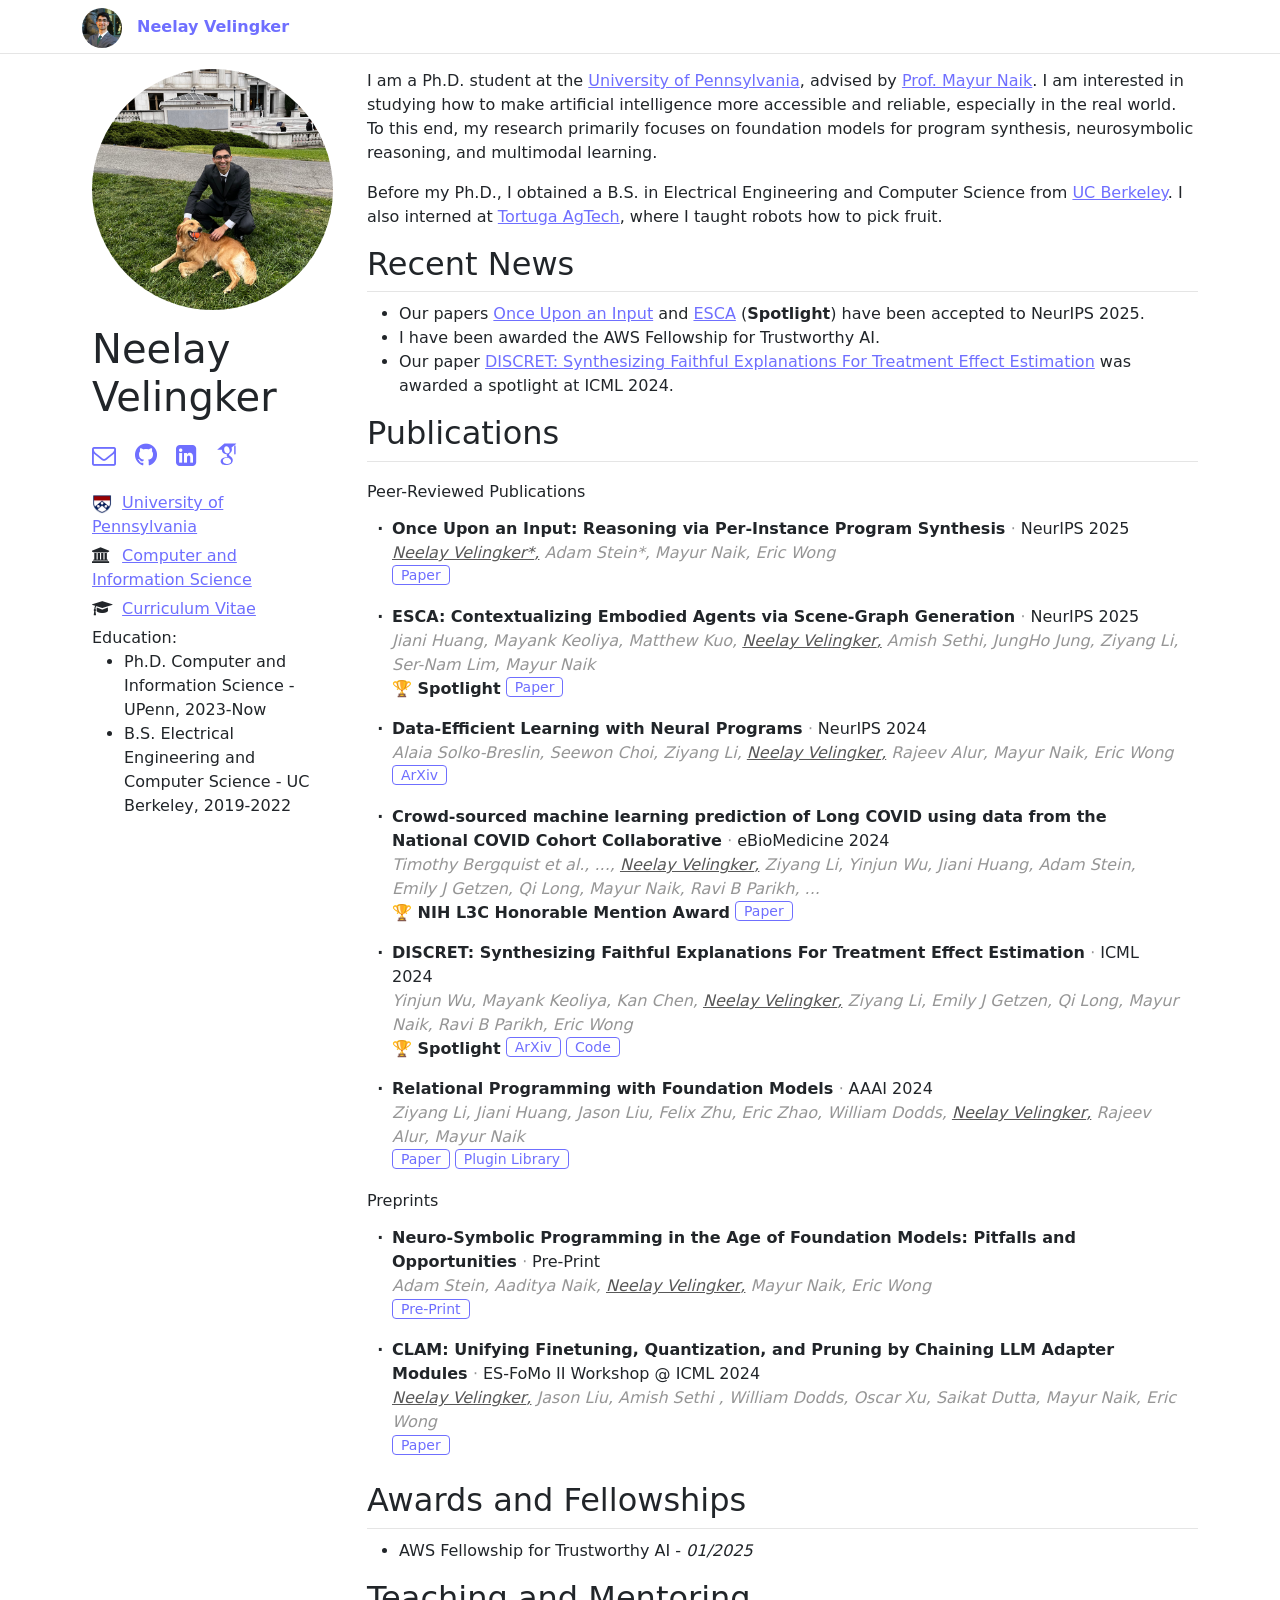
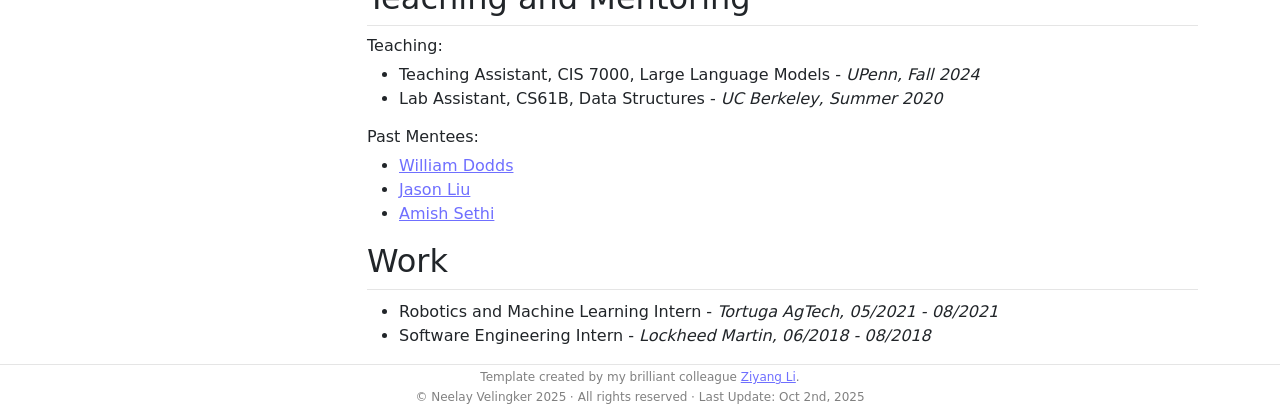
<file: index.html>
<!DOCTYPE html>
<html>
  <head>
    <meta charset="utf-8" />
    <meta name="viewport" content="width=device-width, initial-scale=1">
    <link rel="stylesheet" href="css/basics.css" />
    <link rel="stylesheet" href="css/vendor/bootstrap/bootstrap.min.css" />
    <link rel="stylesheet" href="css/vendor/font-awesome/font-awesome.min.css" />
    <title>Neelay Velingker - University of Pennsylvania</title>
  </head>
  <body>
    <nav class="nav">
      <div class="nav-inner container-sm">
        <ul class="nav-ul">
          <li>
            <a href="#">
              <img class="nav-img" src="img/me.png" />
              <strong style="margin-left: 10px">Neelay Velingker</strong>
            </a>
          </li>
        </ul>
      </div>
    </nav>
    <main class="container-sm main-container">
      <div class="row">
        <div class="sidebar col-md-3 col-12">
          <div>
            <div class="sidebar-me col-md-12 col-8" style="background-image: url(img/me-large.png); margin: 0 auto;"></div>
          </div>
          <div>
            <h1>Neelay Velingker</h1>
            <div class="flex" style="margin: 20px 0;">
              <a class="sidebar-icon" href="mailto:neelay@seas.upenn.edu" target="_blank" data-bs-toggle="tooltip" data-bs-title="Email">
                <i class="fa fa-envelope-o" aria-hidden="true" style="font-size: 24px"></i>
              </a>
              <a class="sidebar-icon" href="https://github.com/nvelingker" target="_blank" data-bs-toggle="tooltip" data-bs-title="Github">
                <i class="fa fa-github" aria-hidden="true" style="font-size: 26px"></i>
              </a>
              <!-- <a class="sidebar-icon" href="https://liby.cubes.studio/index.html" target="_blank" data-bs-toggle="tooltip" data-bs-title="Personal Website">
                <i class="fa fa-user" aria-hidden="true" style="font-size: 24px"></i>
              </a> -->
              <a class="sidebar-icon" href="https://www.linkedin.com/in/nvelingker/" target="_blank" data-bs-toggle="tooltip" data-bs-title="LinkedIn">
                <i class="fa fa-linkedin-square" aria-hidden="true" style="font-size: 24px"></i>
              </a>
              <a class="sidebar-icon" href="https://scholar.google.com/citations?user=EKP_ty0AAAAJ&hl=en" target="_blank" data-bs-toggle="tooltip" data-bs-title="Google Scholar">
                <!-- <img src="img/vendor/google-scholar.svg" width="28px" height="28px" /> -->
                <svg width="28" height="28" viewBox="0 0 500 500" style="margin-top: -5px">
                  <g inkscape:groupmode="layer" id="layer6" inkscape:label="icon">
                    <path fill="currentColor" style="stroke-width:0.0647871" d="M 343.75868,106.66243 V 79.430205 L 363.52365,63.999997 H 149.63354 L 20.476345,176.2736 h 85.656075 c -0.15534,2.12494 -0.21914,4.04644 -0.21914,6.22563 0,20.84472 7.2192,38.08662 21.67203,51.86089 14.45284,13.79702 32.25124,20.64784 53.32651,20.64784 4.92319,0 9.75059,-0.36794 14.43842,-1.02419 -2.90722,6.50082 -4.37457,12.52302 -4.37457,18.14228 0,9.87526 4.49924,20.4304 13.46715,31.6418 -39.23377,2.6705 -68.06112,9.73264 -86.43702,21.16322 -10.53108,6.49907 -19.000207,14.70396 -25.390349,24.5311 -6.390569,9.89933 -9.577754,20.51525 -9.577754,31.9616 0,9.64822 2.062375,18.33611 6.21907,26.06233 4.156694,7.7263 9.577757,14.07047 16.312223,18.98408 6.71825,4.96781 14.46899,9.10088 23.219,12.46874 8.73429,3.34378 17.40643,5.71858 26.06106,7.06258 8.62707,1.34222 17.20471,1.9985 25.70579,1.9985 13.46887,0 26.95353,-1.73428 40.54711,-5.18707 13.56165,-3.48461 26.28022,-8.64143 38.17105,-15.4927 11.85935,-6.80488 21.51545,-16.0865 28.9219,-27.7183 7.39024,-11.67998 11.09457,-24.80499 11.09457,-39.33613 0,-11.01584 -2.24964,-21.03852 -6.7502,-30.14073 -4.46864,-9.07202 -9.93785,-16.54102 -16.45271,-22.34403 -6.5008,-5.81263 -12.99987,-11.15539 -19.51512,-15.9679 -6.50083,-4.84488 -12.00021,-9.75058 -16.46884,-14.8129 -4.4848,-5.04657 -6.73444,-10.05419 -6.73444,-14.98395 0,-4.92145 1.73422,-9.67183 5.21588,-14.26559 3.45451,-4.6095 7.67376,-9.04795 12.60967,-13.30571 4.93756,-4.24944 9.87523,-8.96788 14.79665,-14.13302 4.92147,-5.14719 9.14072,-11.82739 12.60971,-20.00822 3.48467,-8.17907 5.20318,-17.44489 5.20318,-27.75679 0,-13.4527 -2.54714,-24.46065 -7.54735,-33.31348 -0.59369,-1.02243 -1.21757,-1.80338 -1.87511,-3.02225 l 56.90745,-46.672136 v 17.118526 c -7.39373,0.92969 -6.62422,5.34582 -6.62422,10.6352 v 128.66719 c 0,5.95832 4.8751,10.83382 10.83386,10.83382 h 3.98869 c 5.95835,0 10.83386,-4.87506 10.83386,-10.83382 V 117.29282 c 0,-5.27669 0.77741,-9.68801 -6.56167,-10.63039 z M 236.39865,329.14114 c 1.14099,0.7503 3.7039,2.78075 7.7184,6.03838 4.0495,3.24319 6.797,5.69582 8.26567,7.41432 1.43851,1.66381 3.5792,4.16501 6.37617,7.54734 2.81268,3.3744 4.7184,6.30394 5.71853,8.73425 1.00016,2.4767 2.01603,5.46089 3.04636,8.94556 0.98567,3.44488 1.48486,6.97595 1.48486,10.56169 0,17.04813 -6.56338,29.68007 -19.65604,37.85915 -13.125,8.18083 -28.76651,12.27368 -46.93767,12.27368 -9.18709,0 -18.2031,-1.09289 -27.06247,-3.1951 -8.84322,-2.11665 -17.31192,-5.3362 -25.39035,-9.60185 -8.07846,-4.25771 -14.57754,-10.20337 -19.50072,-17.79659 -4.93764,-7.64012 -7.40645,-16.41464 -7.40645,-26.24962 0,-10.32022 2.79692,-19.28987 8.42233,-26.90588 5.59343,-7.62564 12.93774,-13.3919 22.03208,-17.3154 9.0624,-3.94582 18.24946,-6.74232 27.56166,-8.39827 9.31221,-1.7023 18.79679,-2.555 28.43842,-2.555 4.46862,0 7.93582,0.25115 10.40465,0.69607 0.45456,0.21918 3.03188,2.07025 7.73456,5.56326 4.70401,3.46237 7.62565,5.59519 8.75047,6.38401 z m -3.35823,-100.5779 c -7.40648,8.85938 -17.73454,13.2882 -30.95363,13.2882 -11.85933,0 -22.29766,-4.76482 -31.26554,-14.31195 -8.99984,-9.52309 -15.42235,-20.32803 -19.34408,-32.43061 -3.93752,-12.10871 -5.90585,-23.98423 -5.90585,-35.648 0,-13.6942 3.59542,-25.35184 10.7809,-34.97598 7.18727,-9.64952 17.49915,-14.48477 30.93786,-14.48477 11.87507,0 22.37423,5.03825 31.43704,15.15677 9.09434,10.08482 15.60961,21.41303 19.5169,33.96799 3.92176,12.5392 5.87345,24.52979 5.87345,35.98399 0,13.44658 -3.70256,24.60984 -11.07663,33.45436 z" id="path2" />
                  </g>
                </svg>
              </a>
            </div>
            <div class="sidebar-item">
              <span class="icon">
                <img src="img/penn.png" height="20px" width="20px" />
              </span>
              <a target="_blank" href="https://www.upenn.edu">University of Pennsylvania</a>
            </div>
            <div class="sidebar-item">
              <i class="fa fa-university icon"></i> <a href="https://www.cis.upenn.edu" target="_blank">Computer and Information Science</a>
            </div>
            <div class="sidebar-item">
              <i class="fa fa-graduation-cap icon"></i> <a href="res/cv/Neelay_Velingker_CV_Oct25.pdf" target="_blank">Curriculum Vitae</a>
            </div>
            <div class="sidebar-item">
              Education:
              <ul>
                <li>Ph.D. Computer and Information Science - UPenn, 2023-Now</li>
                <li>B.S. Electrical Engineering and Computer Science - UC Berkeley, 2019-2022</li>
              </ul>
            </div>
          </div>
        </div>
        <div class="main col-sm-9 col-12">
          <div id="bio" class="section">
            <!-- <div class="section-header">
              <h2>Research</h2>
            </div> -->
            <p>
              I am a Ph.D. student at the <a target="_blank" href="https://upenn.edu">University of Pennsylvania</a>, advised by <a target="_blank" href="https://www.cis.upenn.edu/~mhnaik/">Prof. Mayur Naik</a>.
              I am interested in studying how to make artificial intelligence more accessible and reliable, especially in the real world.
              To this end, my research primarily focuses on foundation models for program synthesis, neurosymbolic reasoning, and multimodal learning.

              <!-- He is awarded the <a target="_blank" href="https://blog.seas.upenn.edu/amazon-provides-gift-to-10-penn-engineering-phd-students-for-work-on-trustworthy-ai/">AWS Fellowship</a> for conducting research on trustworthy AI. -->
            </p>
            <p>
              Before my Ph.D., I obtained a B.S. in Electrical Engineering and Computer Science from <a target="_blank" href="https://www.berkeley.edu/">UC Berkeley</a>. I also interned at <a target="_blank" href="https://www.tortugaagtech.com/">Tortuga AgTech</a>, where I taught robots how to pick fruit.
            </p>
          </div>
          <div id="news" class="section">
            <div class="section-header">
              <h2>Recent News</h2>
            </div>
            <ul>
              <li class="news-item">
                Our papers <a href="#publication-once-upon-input">Once Upon an Input</a> and <a href="#publication-esca">ESCA</a> (<strong>Spotlight</strong>) have been accepted to NeurIPS 2025.
              </li>
              <li class="news-item">
                I have been awarded the AWS Fellowship for Trustworthy AI.
              </li>
              <li class="news-item">
                Our paper <a href="#publication-discret">DISCRET: Synthesizing Faithful Explanations For Treatment Effect Estimation</a> was awarded a spotlight at ICML 2024.
              </li>
            </ul>
          </div>
          <div id="publications" class="section">
            <div class="section-header">
              <h2>Publications</h2>
            </div>
            <div class="publication-section">
              <h6>Peer-Reviewed Publications</h6>
              <ul class="publications list-group">
                <li id="publication-once-upon-input" class="publication list-group-item list-group-item-action">
                  <div class="header">
                    <strong class="title">Once Upon an Input: Reasoning via Per-Instance Program Synthesis</strong>
                    <span class="conference">NeurIPS 2025</span>
                  </div>
                  <div class="authors">
                    <span class="me">Neelay Velingker*</span>
                    <span>Adam Stein*</span>
                    <span>Mayur Naik</span>
                    <span>Eric Wong</span>
                  </div>
                  <div>
                    <a class="btn btn-sm btn-tiny btn-outline-primary" target="_blank" href="res/papers/pips_neurips25.pdf">Paper</a>
                  </div>
                </li>
                <li id="publication-esca" class="publication list-group-item list-group-item-action">
                  <div class="header">
                    <strong class="title">ESCA: Contextualizing Embodied Agents via Scene-Graph Generation</strong>
                    <span class="conference">NeurIPS 2025</span>
                  </div>
                  <div class="authors">
                    <span>Jiani Huang</span>
                    <span>Mayank Keoliya</span>
                    <span>Matthew Kuo</span>
                    <span class="me">Neelay Velingker</span>
                    <span>Amish Sethi</span>
                    <span>JungHo Jung</span>
                    <span>Ziyang Li</span>
                    <span>Ser-Nam Lim</span>
                    <span>Mayur Naik</span>
                  </div>
                  <div>
                    <strong>🏆 Spotlight</strong>
                    <a class="btn btn-sm btn-tiny btn-outline-primary" target="_blank" href="res/papers/ESCA_neurips25.pdf">Paper</a>
                  </div>
                </li>
                <li class="publication list-group-item list-group-item-action">
                  <div class="header">
                    <strong class="title">Data-Efficient Learning with Neural Programs</strong>
                    <span class="conference">NeurIPS 2024</span>
                  </div>
                  <div class="authors">
                    <span>Alaia Solko-Breslin</span>
                    <span>Seewon Choi</span>
                    <span>Ziyang Li</span>
                    <span class="me">Neelay Velingker</span>
                    <span>Rajeev Alur</span>
                    <span>Mayur Naik</span>
                    <span>Eric Wong</span>
                  </div>
                  <div>
                    <a class="btn btn-sm btn-tiny btn-outline-primary" target="_blank" href="https://arxiv.org/abs/2406.06246">ArXiv</a>
                  </div>
                </li>
                <li class="publication list-group-item list-group-item-action">
                  <div class="header">
                    <strong class="title">Crowd-sourced machine learning prediction of Long COVID using data from the National COVID Cohort Collaborative</strong>
                    <span class="conference">eBioMedicine 2024</span>
                  </div>
                  <div class="authors">
                    <span>Timothy Bergquist et al.</span>
                    <span>...</span>
                    <span class="me">Neelay Velingker</span>
                    <span>Ziyang Li</span>
                    <span>Yinjun Wu</span>
                    <span>Jiani Huang</span>
                    <span>Adam Stein</span>
                    <span>Emily J Getzen</span>
                    <span>Qi Long</span>
                    <span>Mayur Naik</span>
                    <span>Ravi B Parikh</span>
                    <span>...</span>
                  </div>
                  <div>
                    <strong>🏆 NIH L3C Honorable Mention Award</strong>
                    <a class="btn btn-sm btn-tiny btn-outline-primary" target="_blank" href="https://www.cis.upenn.edu/~mhnaik/papers/ebiomedicine24.pdf">Paper</a>
                  </div>
                </li>
                <li id="publication-discret" class="publication list-group-item list-group-item-action">
                  <div class="header">
                    <strong class="title">DISCRET: Synthesizing Faithful Explanations For Treatment Effect Estimation</strong>
                    <span class="conference">ICML 2024</span>
                  </div>
                  <div class="authors">
                    <span>Yinjun Wu</span>
                    <span>Mayank Keoliya</span>
                    <span>Kan Chen</span>
                    <span class="me">Neelay Velingker</span>
                    <span>Ziyang Li</span>
                    <span>Emily J Getzen</span>
                    <span>Qi Long</span>
                    <span>Mayur Naik</span>
                    <span>Ravi B Parikh</span>
                    <span>Eric Wong</span>
                  </div>
                  <div>
                    <strong>🏆 Spotlight</strong>
                    <a class="btn btn-sm btn-tiny btn-outline-primary" target="_blank" href="https://arxiv.org/abs/2406.00611">ArXiv</a>
                    <a class="btn btn-sm btn-tiny btn-outline-primary" target="_blank" href="https://github.com/wuyinjun-1993/DISCRET-ICML2024">Code</a>
                  </div>
                </li>
                <li class="publication list-group-item list-group-item-action">
                  <div class="header">
                    <strong class="title">Relational Programming with Foundation Models</strong>
                    <span class="conference">AAAI 2024</span>
                  </div>
                  <div class="authors">
                    <span>Ziyang Li</span>
                    <span>Jiani Huang</span>
                    <span>Jason Liu</span>
                    <span>Felix Zhu</span>
                    <span>Eric Zhao</span>
                    <span>William Dodds</span>
                    <span class="me">Neelay Velingker</span>
                    <span>Rajeev Alur</span>
                    <span>Mayur Naik</span>
                  </div>
                  <div>
                    <a class="btn btn-sm btn-tiny btn-outline-primary" target="_blank" href="https://arxiv.org/pdf/2412.14515">Paper</a>
                    <a class="btn btn-sm btn-tiny btn-outline-primary" target="_blank" href="https://github.com/scallop-lang/scallop/tree/master/etc/scallopy-plugins">Plugin Library</a>
                  </div>
                </li>
              </ul>
            </div>
            <div class="publication-section">
              <h6>Preprints</h6>
              <ul class="publications list-group">
                <li class="publication list-group-item list-group-item-action">
                  <div class="header">
                    <strong class="title">Neuro-Symbolic Programming in the Age of Foundation Models: Pitfalls and Opportunities</strong>
                    <span class="conference">Pre-Print</span>
                  </div>
                  <div class="authors">
                    <span>Adam Stein</span>
                    <span>Aaditya Naik</span>
                    <span class="me">Neelay Velingker</span>
                    <span>Mayur Naik</span>
                    <span>Eric Wong</span>
                  </div>
                  <div>
                    <a class="btn btn-sm btn-tiny btn-outline-primary" target="_blank" href="res/papers/neurosymbolic_pitfalls_and_opportunities.pdf">Pre-Print</a>
                  </div>
                </li>
                <li class="publication list-group-item list-group-item-action">
                  <div class="header">
                    <strong class="title">CLAM: Unifying Finetuning, Quantization, and Pruning by Chaining LLM Adapter Modules</strong>
                    <span class="conference">ES-FoMo II Workshop @ ICML 2024</span>
                  </div>
                  <div class="authors">
                    <span class="me">Neelay Velingker</span>
                    <span>Jason Liu</span>
                    <span>Amish Sethi </span>
                    <span>William Dodds</span>
                    <span>Oscar Xu</span>
                    <span>Saikat Dutta</span>
                    <span>Mayur Naik</span>
                    <span>Eric Wong</span>
                  </div>
                  <div>
                    <a class="btn btn-sm btn-tiny btn-outline-primary" target="_blank" href="https://openreview.net/pdf?id=1mKtFkElnu">Paper</a>
                  </div>
                </li>
              </ul>
            </div>
          </div>
          <!-- <div id="talks-tutorials" class="section">
            <div class="section-header">
              <h2>Talks and Tutorials</h2>
            </div>
            <ul class="talks list-group">
              <li class="talk list-group-item list-group-item-action">
                <strong class="date">Oct 11, 2024</strong>
                Invited talk on Scallop and Neurosymbolic Programming @ Columbia University
              </li>
              <li class="talk list-group-item list-group-item-action">
                <strong class="date">Oct 4, 2024</strong>
                Invited talk on Scallop and Neurosymbolic Programming @ <a target="_blank" href="https://www.tacps.org">TACPS workshop, ESWEEK'24</a>
              </li>
              <li class="talk list-group-item list-group-item-action">
                <strong class="date">Sep 26, 2024</strong>
                Invited talk on Scallop and Neurosymbolic Programming @ UT Austin
              </li>
              <li class="talk list-group-item list-group-item-action">
                <strong class="date">Jun 10-11, 2024</strong>
                Scallop tutorial @ <a target="_blank" href="https://www.neurosymbolic.org/summerschool2024.html">Summer School of Neurosymbolic Programming</a>
                <a class="btn btn-sm btn-tiny btn-outline-primary" target="_blank" href="https://www.scallop-lang.org/ssnp24/index.html">Tutorial</a>
              </li>
              <li class="talk list-group-item list-group-item-action">
                <strong class="date">Apr 17, 2024</strong>
                Guest lecture on Neurosymbolic Programming in CIS 7000, Spring 2024
              </li>
              <li class="talk list-group-item list-group-item-action">
                <strong class="date">Dec 10, 2023</strong>
                Invited talk on Scallop and Neurosymbolic Programming @ Peking University PL Seminar
              </li>
              <li class="talk list-group-item list-group-item-action">
                <strong class="date">Nov 9, 2023</strong>
                Invited talk on Scallop and Neurosymbolic Programming @ Purdue University
              </li>
              <li class="talk list-group-item list-group-item-action">
                <strong class="date">Aug 7, 2023</strong>
                Invited talk on Scallop @ KDD'23
              </li>
              <li class="talk list-group-item list-group-item-action">
                <strong class="date">Jun 17-19, 2023</strong>
                Tutorial and Talk on Scallop and Neurosymbolic Programming @ PLDI'23
                <a class="btn btn-sm btn-tiny btn-outline-primary" target="_blank" href="https://www.scallop-lang.org/pldi23/index.html">Tutorial</a>
                <a class="btn btn-sm btn-tiny btn-outline-primary" target="_blank" href="https://www.scallop-lang.org/ssft22/index.html">Slides</a>
              </li>
              <li class="talk list-group-item list-group-item-action">
                <strong class="date">Apr 10, 2023</strong>
                Invited talk on Scallop and Neurosymbolic Programming @ MIT Neurosymbolic Reading Group
              </li>
              <li class="talk list-group-item list-group-item-action">
                <strong class="date">Jun 1-2, 2022</strong>
                Tutorial on Scallop @ <a target="_blank" href="https://fm.csl.sri.com/SSFT22/">Summer School of Formal Techniques'22</a>
                <a class="btn btn-sm btn-tiny btn-outline-primary" target="_blank" href="https://www.scallop-lang.org/ssft22/index.html">Tutorial</a>
                <a class="btn btn-sm btn-tiny btn-outline-primary" target="_blank" href="https://www.scallop-lang.org/ssft22/index.html">Slides</a>
              </li>
            </ul>
          </div> -->
          <div id="awards-fellowships" class="section">
            <div class="section-header">
              <h2>Awards and Fellowships</h2>
            </div>
            <ul>
              <li>AWS Fellowship for Trustworthy AI - <i>01/2025</i></li>
            </ul>
          </div>
          <div id="teaching-services" class="section">
            <div class="section-header">
              <h2>Teaching and Mentoring</h2>
            </div>
            <h6>Teaching:</h6>
            <ul>
              <li>Teaching Assistant, CIS 7000, Large Language Models - <i>UPenn, Fall 2024</i></li>
              <li>Lab Assistant, CS61B, Data Structures - <i>UC Berkeley, Summer 2020</i></li>
            </ul>
            <!-- <h6>Professional Services:</h6>
            <ul>
              <li>Reviewer, NeurIPS <i>2024</i></li>
              <li>Reviewer, ICLR - <i>2023, 2024, 2025</i></li>
              <li>Reviewer, ICML - <i>2024</i></li>
              <li>Reviewer, ARR - <i>2023 Nov, 2024 Feb, May, Aug, Nov</i></li>
            </ul> -->
            <h6>Past Mentees:</h6>
            <ul>
              <li><a target="_blank" href="https://www.linkedin.com/in/liam-dodds/">William Dodds</a></li>
              <li><a target="_blank" href="https://scholar.google.com/citations?user=XGGweFAAAAAJ&hl=en">Jason Liu</a></li>
              <li><a target="_blank" href="https://www.linkedin.com/in/amish-sethi">Amish Sethi</a></li>
            </ul>
          </div>
          <div id="work" class="section">
            <div class="section-header">
              <h2>Work</h2>
            </div>
            <ul>
              <li>Robotics and Machine Learning Intern - <i>Tortuga AgTech, 05/2021 - 08/2021</i></li>
              <li>Software Engineering Intern - <i>Lockheed Martin, 06/2018 - 08/2018</i></li>
            </ul>
          </div>
        </div>
      </div>
    </main>
    <div class="footer">
      Template created by my brilliant colleague <a href="https://liby99.github.io/">Ziyang Li</a>.
      <br>
      &copy; Neelay Velingker 2025 ⋅ All rights reserved ⋅ Last Update: Oct 2nd, 2025
    </div>
    <script src="js/vendor/popper/popper.min.js"></script>
    <script src="js/vendor/bootstrap/bootstrap.min.js"></script>
    <script>
      function setupTooltips() {
        const tooltipTriggerList = document.querySelectorAll('[data-bs-toggle="tooltip"]')
        const tooltipList = [...tooltipTriggerList].map(tooltipTriggerEl => new bootstrap.Tooltip(tooltipTriggerEl))
      }

      function setup() {
        setupTooltips();
      }

      setup();
    </script>
  </body>
</html>
</file>
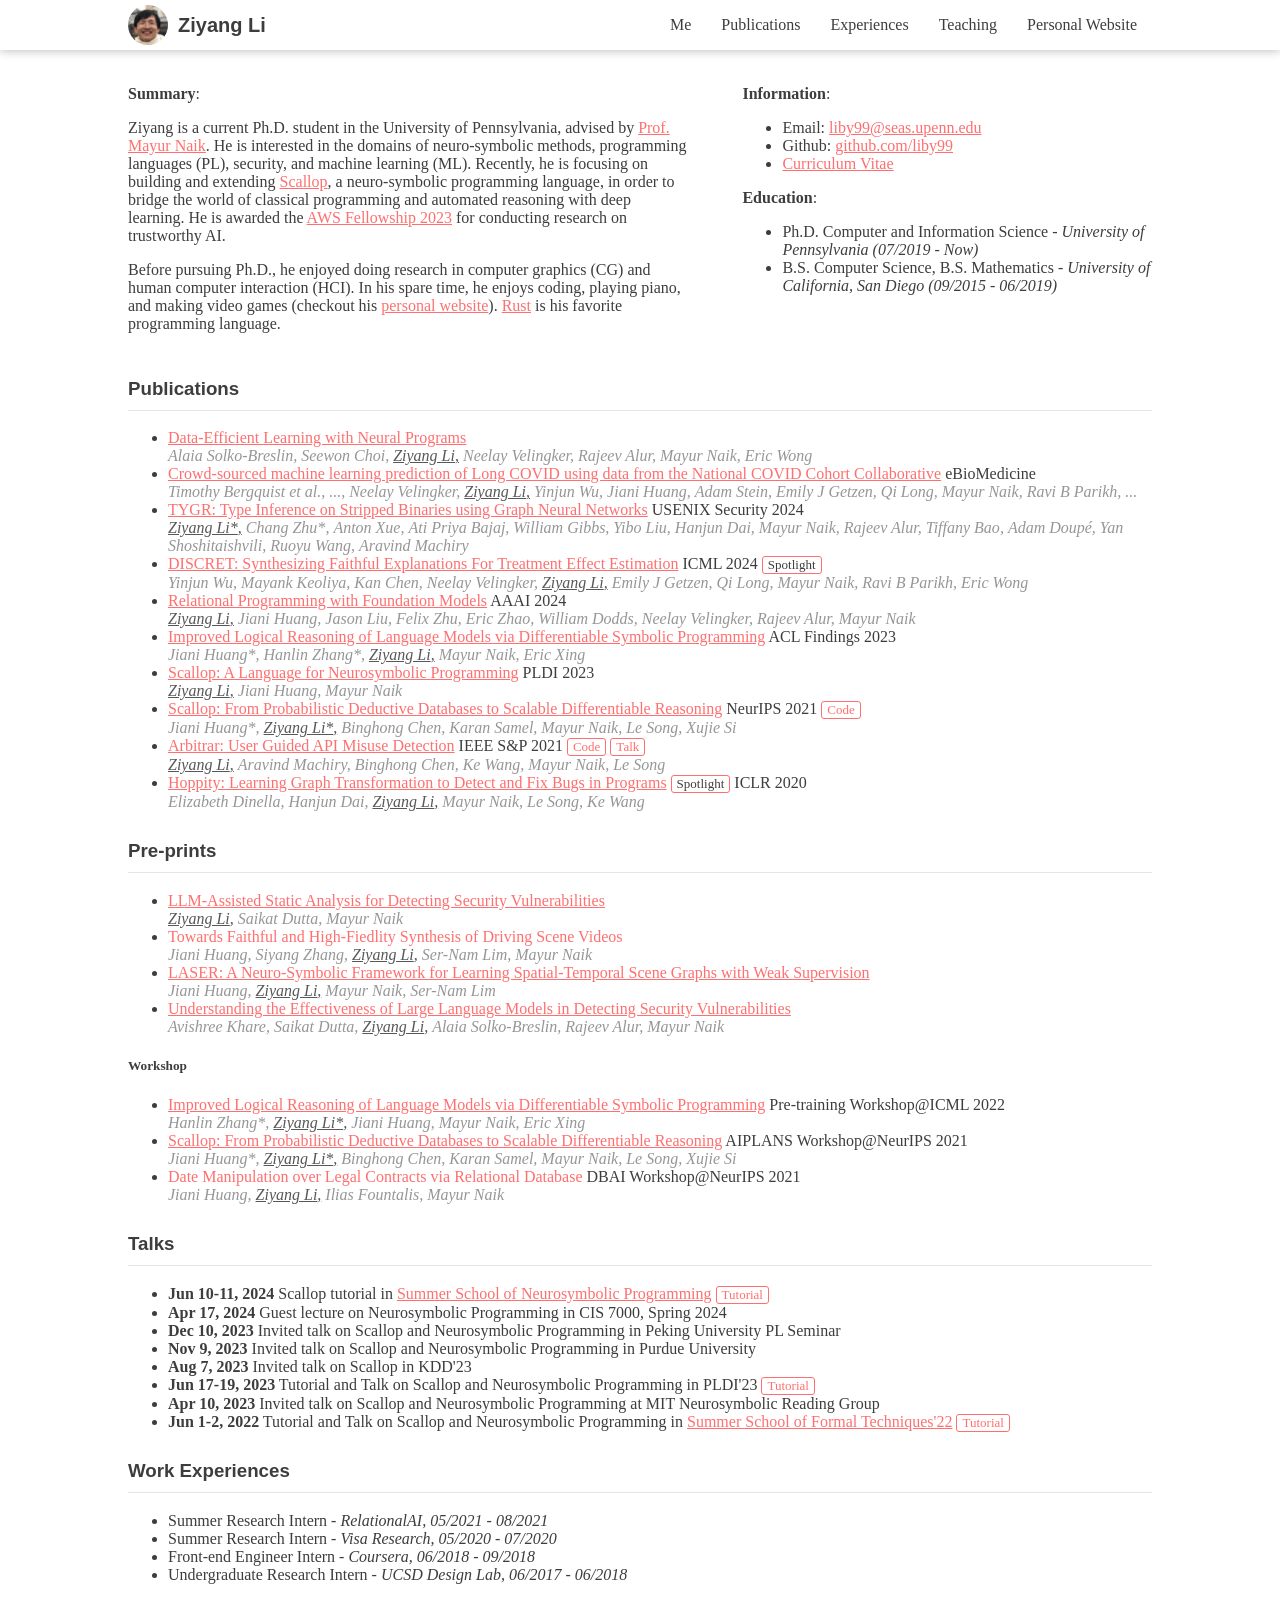
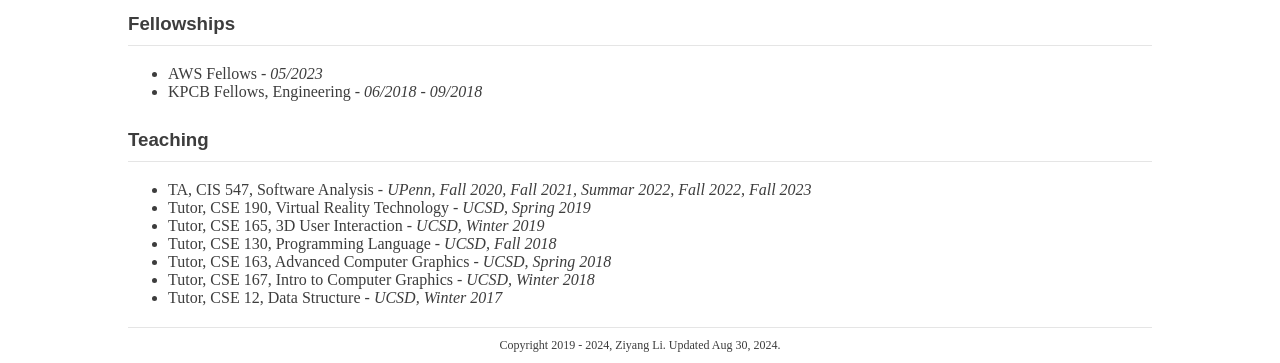
<file: old/index.html>
<!DOCTYPE html>
<html>
  <head>
    <meta charset="utf-8" />
    <meta name="viewport" content="width=device-width, initial-scale=1">
    <link rel="stylesheet" href="css/style.css" />
    <title>Ziyang Li's Homepage</title>
  </head>
  <body>
    <nav>
      <div class="nav-inner page-inner">
        <a class="nav-left" target="_blank" href="https://liby.me">
          <div class="headshot">
            <img src="img/me.png" />
          </div>
          <div class="name sans">
            <span>Ziyang</span> <span>Li</span>
          </div>
        </a>
        <div class="fill"></div>
        <ul class="nav-right list-horizontal">
          <li>
            <a href="#me">Me</a>
          </li>
          <li>
            <a href="#pub">Publications</a>
          </li>
          <!-- <li>
            <a href="#proj">Projects</a>
          </li> -->
          <li>
            <a href="#expr">Experiences</a>
          </li>
          <li>
            <a href="#teach">Teaching</a>
          </li>
          <li>
            <a target="_blank" href="https://liby.me">Personal Website</a>
          </li>
        </ul>
      </div>
    </nav>
    <main class="page-inner">
      <section id="me">
        <div style="height: 20px;"></div>
        <div class="row">
          <div class="col" style="width: 55%">
            <div><strong>Summary</strong>:</div>
            <p>
              Ziyang is a current Ph.D. student in the University of Pennsylvania,
              advised by <a target="_blank" href="https://www.cis.upenn.edu/~mhnaik/">Prof. Mayur Naik</a>.
              He is interested in the domains of neuro-symbolic methods, programming languages (PL), security, and machine learning (ML).
              Recently, he is focusing on building and extending <a target="_blank" href="https://scallop-lang.github.io">Scallop</a>, a neuro-symbolic programming language, in order to bridge the world of classical programming and automated reasoning with deep learning.
              He is awarded the <a target="_blank" href="https://blog.seas.upenn.edu/amazon-provides-gift-to-10-penn-engineering-phd-students-for-work-on-trustworthy-ai/">AWS Fellowship 2023</a> for conducting research on trustworthy AI.
            </p>
            <p>
              Before pursuing Ph.D., he enjoyed doing research in computer graphics (CG) and human computer interaction (HCI).
              In his spare time, he enjoys coding, playing piano, and making video games
              (checkout his <a target="_blank" href="https://liby.me">personal website</a>).
              <a href="https://rust-lang.org">Rust</a> is his favorite programming language.
            </p>
          </div>
          <div class="col fill"></div>
          <div class="col col-5" style="width: 40%">
            <div><strong>Information</strong>:</div>
            <ul>
              <li>
                Email: <a href="mailto:liby99@seas.upenn.edu">liby99@seas.upenn.edu</a>
              </li>
              <li>
                Github: <a target="_blank" href="https://github.com/liby99">github.com/liby99</a>
              </li>
              <li>
                <a target="_blank" href="res/cv-07-31-21.pdf">Curriculum Vitae</a>
              </li>
            </ul>
            <div><strong>Education</strong>:</div>
            <ul>
              <li>
                Ph.D. Computer and Information Science - <i>University of Pennsylvania (07/2019 - Now)</i>
              </li>
              <li>
                B.S. Computer Science, B.S. Mathematics - <i>University of California, San Diego (09/2015 - 06/2019)</i>
              </li>
            </ul>
          </div>
        </div>
      </section>
      <section id="pub">
        <h3>Publications</h3>
        <ul>
          <li class="publication">
            <div class="title">
              <a target="_blank" href="https://arxiv.org/abs/2406.06246">Data-Efficient Learning with Neural Programs</a>
            </div>
            <div class="authors">
              <span>Alaia Solko-Breslin</span>
              <span>Seewon Choi</span>
              <span class="me">Ziyang Li</span>
              <span>Neelay Velingker</span>
              <span>Rajeev Alur</span>
              <span>Mayur Naik</span>
              <span>Eric Wong</span>
            </div>
          </li>
          <li class="publication">
            <div class="title">
              <a target="_blank" href="#">Crowd-sourced machine learning prediction of Long COVID using data from the National COVID Cohort Collaborative</a>
              <span class="conference">eBioMedicine</span>
            </div>
            <div class="authors">
              <span>Timothy Bergquist et al.</span>
              <span>...</span>
              <span>Neelay Velingker</span>
              <span class="me">Ziyang Li</span>
              <span>Yinjun Wu</span>
              <span>Jiani Huang</span>
              <span>Adam Stein</span>
              <span>Emily J Getzen</span>
              <span>Qi Long</span>
              <span>Mayur Naik</span>
              <span>Ravi B Parikh</span>
              <span>...</span>
            </div>
          </li>
          <li class="publication">
            <div class="title">
              <a target="_blank" href="https://www.cis.upenn.edu/~mhnaik/papers/sec24.pdf">TYGR: Type Inference on Stripped Binaries using Graph Neural Networks</a>
              <span class="conference">USENIX Security 2024</span>
            </div>
            <div class="authors">
              <span class="me">Ziyang Li*</span>
              <span>Chang Zhu*</span>
              <span>Anton Xue</span>
              <span>Ati Priya Bajaj</span>
              <span>William Gibbs</span>
              <span>Yibo Liu</span>
              <span>Hanjun Dai</span>
              <span>Mayur Naik</span>
              <span>Rajeev Alur</span>
              <span>Tiffany Bao</span>
              <span>Adam Doupé</span>
              <span>Yan Shoshitaishvili</span>
              <span>Ruoyu Wang</span>
              <span>Aravind Machiry</span>
            </div>
          </li>
          <li class="publication">
            <div class="title">
              <a target="_blank" href="https://arxiv.org/abs/2406.00611">DISCRET: Synthesizing Faithful Explanations For Treatment Effect Estimation</a>
              <span class="conference">ICML 2024</span>
              <span class="badge">Spotlight</span>
            </div>
            <div class="authors">
              <span>Yinjun Wu</span>
              <span>Mayank Keoliya</span>
              <span>Kan Chen</span>
              <span>Neelay Velingker</span>
              <span class="me">Ziyang Li</span>
              <span>Emily J Getzen</span>
              <span>Qi Long</span>
              <span>Mayur Naik</span>
              <span>Ravi B Parikh</span>
              <span>Eric Wong</span>
            </div>
          </li>
          <li class="publication">
            <div class="title">
              <a target="_blank" href="https://www.cis.upenn.edu/~jianih/res/publications/Relational_Programming_with_Foundation_Models/scallop_aaai24.pdf">Relational Programming with Foundation Models</a>
              <span class="conference">AAAI 2024</span>
            </div>
            <div class="authors">
              <span class="me">Ziyang Li</span>
              <span>Jiani Huang</span>
              <span>Jason Liu</span>
              <span>Felix Zhu</span>
              <span>Eric Zhao</span>
              <span>William Dodds</span>
              <span>Neelay Velingker</span>
              <span>Rajeev Alur</span>
              <span>Mayur Naik</span>
            </div>
          </li>
          <li class="publication">
            <div class="title">
              <a target="_blank" href="">Improved Logical Reasoning of Language Models via Differentiable Symbolic Programming</a>
              <span class="conference">ACL Findings 2023</span>
            </div>
            <div class="authors">
              <span>Jiani Huang*</span>
              <span>Hanlin Zhang*</span>
              <span class="me">Ziyang Li</span>
              <span>Mayur Naik</span>
              <span>Eric Xing</span>
            </div>
          </li>
          <li class="publication">
            <div class="title">
              <a target="_blank" href="">Scallop: A Language for Neurosymbolic Programming</a>
              <span class="conference">PLDI 2023</span>
            </div>
            <div class="authors">
              <span class="me">Ziyang Li</span>
              <span>Jiani Huang</span>
              <span>Mayur Naik</span>
            </div>
          </li>
          <li class="publication">
            <div class="title">
              <a target="_blank" href="res/papers/scallop-neurips21.pdf">Scallop: From Probabilistic Deductive Databases to Scalable Differentiable Reasoning</a>
              <span class="conference">NeurIPS 2021</span>
              <a class="badge" target="_blank" href="https://github.com/scallop-lang/scallop-v1">Code</a>
            </div>
            <div class="authors">
              <span>Jiani Huang*</span>
              <span class="me">Ziyang Li*</span>
              <span>Binghong Chen</span>
              <span>Karan Samel</span>
              <span>Mayur Naik</span>
              <span>Le Song</span>
              <span>Xujie Si</span>
            </div>
          </li>
          <li class="publication">
            <div class="title">
              <a target="_blank" href="res/papers/arbitrar-sp21.pdf">Arbitrar: User Guided API Misuse Detection</a>
              <span class="conference">IEEE S&amp;P 2021</span>
              <a class="badge" target="_blank" href="https://github.com/petablox/arbitrar">Code</a>
              <a class="badge" target="_blank" href="https://www.youtube.com/watch?v=pMOXs52w6tw">Talk</a>
            </div>
            <div class="authors">
              <span class="me">Ziyang Li</span>
              <span>Aravind Machiry</span>
              <span>Binghong Chen</span>
              <span>Ke Wang</span>
              <span>Mayur Naik</span>
              <span>Le Song</span>
            </div>
          </li>
          <li class="publication">
            <div class="title">
              <a target="_blank" href="res/papers/arbitrar-sp21.pdf">Hoppity: Learning Graph Transformation to Detect and Fix Bugs in Programs</a>
              <span class="badge">Spotlight</span>
              <span class="conference">ICLR 2020</span>
            </div>
            <div class="authors">
              <span>Elizabeth Dinella</span>
              <span>Hanjun Dai</span>
              <span class="me">Ziyang Li</span>
              <span>Mayur Naik</span>
              <span>Le Song</span>
              <span>Ke Wang</span>
            </div>
          </li>
        </ul>
        <h3>Pre-prints</h3>
        <ul>
          <li class="publication">
            <div class="title">
              <a target="_blank" href="https://arxiv.org/pdf/2405.17238">LLM-Assisted Static Analysis for Detecting Security Vulnerabilities</a>
            </div>
            <div class="authors">
              <span class="me">Ziyang Li</span>
              <span>Saikat Dutta</span>
              <span>Mayur Naik</span>
            </div>
          </li>
          <li class="publication">
            <div class="title">
              <a target="_blank">Towards Faithful and High-Fiedlity Synthesis of Driving Scene Videos</a>
            </div>
            <div class="authors">
              <span>Jiani Huang</span>
              <span>Siyang Zhang</span>
              <span class="me">Ziyang Li</span>
              <span>Ser-Nam Lim</span>
              <span>Mayur Naik</span>
            </div>
          </li>
          <li class="publication">
            <div class="title">
              <a target="_blank" href="https://arxiv.org/abs/2304.07647">LASER: A Neuro-Symbolic Framework for Learning Spatial-Temporal Scene Graphs with Weak Supervision</a>
            </div>
            <div class="authors">
              <span>Jiani Huang</span>
              <span class="me">Ziyang Li</span>
              <span>Mayur Naik</span>
              <span>Ser-Nam Lim</span>
            </div>
          </li>
          <li class="publication">
            <div class="title">
              <a target="_blank" href="https://arxiv.org/abs/2311.16169">Understanding the Effectiveness of Large Language Models in Detecting Security Vulnerabilities</a>
            </div>
            <div class="authors">
              <span>Avishree Khare</span>
              <span>Saikat Dutta</span>
              <span class="me">Ziyang Li</span>
              <span>Alaia Solko-Breslin</span>
              <span>Rajeev Alur</span>
              <span>Mayur Naik</span>
            </div>
          </li>
        </ul>

        <!-- <h5>In Submission</h5>
        <ul>
          <li class="publication">
            <div class="title">
              <a target="_blank">Crowd-sourced machine learning prediction of Long COVID using data from the National COVID Cohort Collaborative by Dr. Timothy Bergquist </a>
            </div>
            <div class="authors">
              <span>...</span>
              <span class="me">Ziyang Li</span>
              <span>...</span>
            </div>
          </li>
          <li class="publication">
            <div class="title">
              <span class="under-review">[Under review]</span>
              <a target="_blank">Weighted Contrastive Learning for Scene Graph Generation</a>
            </div>
            <div class="authors">
              <span>Yinjun Wu</span>
              <span>Adam Stein</span>
              <span class="me">Ziyang Li</span>
              <span>Mayur Naik</span>
            </div>
          </li>
        </ul> -->
        <h5>Workshop</h5>
        <ul>
          <li class="publication">
            <div class="title">
              <a target="_blank" href="https://openreview.net/pdf?id=8lNy3QCaxHX">Improved Logical Reasoning of Language Models via Differentiable Symbolic Programming</a>
              <span class="conference">Pre-training Workshop@ICML 2022</span>
            </div>
            <div class="authors">
              <span>Hanlin Zhang*</span>
              <span class="me">Ziyang Li*</span>
              <span>Jiani Huang</span>
              <span>Mayur Naik</span>
              <span>Eric Xing</span>
            </div>
          </li>
          <li class="publication">
            <div class="title">
              <a target="_blank" href="res/papers/scallop-neurips21.pdf">Scallop: From Probabilistic Deductive Databases to Scalable Differentiable Reasoning</a>
              <span class="conference">AIPLANS Workshop@NeurIPS 2021</span>
            </div>
            <div class="authors">
              <span>Jiani Huang*</span>
              <span class="me">Ziyang Li*</span>
              <span>Binghong Chen</span>
              <span>Karan Samel</span>
              <span>Mayur Naik</span>
              <span>Le Song</span>
              <span>Xujie Si</span>
            </div>
          </li>
          <li class="publication">
            <div class="title">
              <a target="_blank">Date Manipulation over Legal Contracts via Relational Database</a>
              <span class="conference">DBAI Workshop@NeurIPS 2021</span>
            </div>
            <div class="authors">
              <span>Jiani Huang</span>
              <span class="me">Ziyang Li</span>
              <span>Ilias Fountalis</span>
              <span>Mayur Naik</span>
            </div>
          </li>
        </ul>
      </section>
      <section id="talks">
        <h3>Talks</h3>
        <ul>
          <li class="publication">
            <strong>Jun 10-11, 2024</strong>
            Scallop tutorial in <a target="_blank" href="https://www.neurosymbolic.org/summerschool2024.html">Summer School of Neurosymbolic Programming</a>
            <a class="badge" target="_blank" href="https://www.scallop-lang.org/ssnp24/index.html">Tutorial</a>
          </li>
          <li class="publication">
            <strong>Apr 17, 2024</strong>
            Guest lecture on Neurosymbolic Programming in CIS 7000, Spring 2024
          </li>
          <li class="publication">
            <strong>Dec 10, 2023</strong>
            Invited talk on Scallop and Neurosymbolic Programming in Peking University PL Seminar
          </li>
          <li class="publication">
            <strong>Nov 9, 2023</strong>
            Invited talk on Scallop and Neurosymbolic Programming in Purdue University
          </li>
          <li class="publication">
            <strong>Aug 7, 2023</strong>
            Invited talk on Scallop in KDD'23
          </li>
          <li class="publication">
            <strong>Jun 17-19, 2023</strong>
            Tutorial and Talk on Scallop and Neurosymbolic Programming in PLDI'23
            <a class="badge" target="_blank" href="https://www.scallop-lang.org/pldi23/index.html">Tutorial</a>
          </li>
          <li class="publication">
            <strong>Apr 10, 2023</strong>
            Invited talk on Scallop and Neurosymbolic Programming at MIT Neurosymbolic Reading Group
          </li>
          <li class="publication">
            <strong>Jun 1-2, 2022</strong>
            Tutorial and Talk on Scallop and Neurosymbolic Programming in <a target="_blank" href="https://fm.csl.sri.com/SSFT22/">Summer School of Formal Techniques'22</a>
            <a class="badge" target="_blank" href="https://www.scallop-lang.org/ssft22/index.html">Tutorial</a>
          </li>
        </ul>
      </section>
      <!-- <section id="proj">
        <h3>Projects</h3>
        <ul>
          <li>Differentiable reasoning system with probabilistic databases</li>
          <li>Binary analysis and binary type inference with deep learning</li>
        </ul>
      </section> -->
      <section id="expr">
        <h3>Work Experiences</h3>
        <ul>
          <li>Summer Research Intern - <i>RelationalAI, 05/2021 - 08/2021</i></li>
          <li>Summer Research Intern - <i>Visa Research, 05/2020 - 07/2020</i></li>
          <li>Front-end Engineer Intern - <i>Coursera, 06/2018 - 09/2018</i></li>
          <li>Undergraduate Research Intern - <i>UCSD Design Lab, 06/2017 - 06/2018</i></li>
        </ul>
      </section>
      <section id="fellows">
        <h3>Fellowships</h3>
        <ul>
          <li>AWS Fellows - <i>05/2023</i></li>
          <li>KPCB Fellows, Engineering - <i>06/2018 - 09/2018</i></li>
        </ul>
      </section>
      <section id="teach">
        <h3>Teaching</h3>
        <ul>
          <li>TA, CIS 547, Software Analysis - <i>UPenn, Fall 2020, Fall 2021, Summar 2022, Fall 2022, Fall 2023</i></li>
          <li>Tutor, CSE 190, Virtual Reality Technology - <i>UCSD, Spring 2019</i></li>
          <li>Tutor, CSE 165, 3D User Interaction - <i>UCSD, Winter 2019</i></li>
          <li>Tutor, CSE 130, Programming Language - <i>UCSD, Fall 2018</i></li>
          <li>Tutor, CSE 163, Advanced Computer Graphics - <i>UCSD, Spring 2018</i></li>
          <li>Tutor, CSE 167, Intro to Computer Graphics - <i>UCSD, Winter 2018</i></li>
          <li>Tutor, CSE 12, Data Structure - <i>UCSD, Winter 2017</i></li>
        </ul>
      </section>
      <footer>Copyright 2019 - 2024, Ziyang Li. Updated Aug 30, 2024.</footer>
    </main>
  </body>
</html>
</file>
<file: css/basics.css>
* {
  --primary: 111,111,255;
  --primary-dark: 80,80,200;
  --bs-link-color-rgb: var(--primary) !important;
  --bs-link-hover-color-rgb: var(--primary-dark) !important;
  --bs-btn-active-bg: RGBA(var(--primary)) !important;
  --bs-btn-color: RGBA(var(--primary)) !important;
  --bs-btn-border-color: RGBA(var(--primary)) !important;
  --bs-btn-hover-bg: RGBA(var(--primary)) !important;
  --bs-btn-hover-border-color: RGBA(var(--primary)) !important;
}

.nav {
  line-height: 54px;
  height: 54px;
  border-bottom: 1px solid rgba(0, 0, 0, 0.1);
}

.nav-ul {
  list-style: none;
  padding: 0;
}

.nav-ul li a {
  text-decoration: none;
}

.nav-img {
  border-radius: 50%;
  justify-content: center;
  height: 40px;
  width: 40px;
}

.main-container {
  /* max-width: 1024px !important; */
}

.sidebar, .main {
  padding-top: 15px;
}

.sidebar > div {
  padding-left: 10px;
  padding-right: 10px;
  margin-bottom: 15px;
}

.sidebar-me {
  width: 100%;
  aspect-ratio: 1 / 1;
  /* padding-bottom: 100%; */
  background-size: cover;
  border-radius: 50%;
}

.section {
  margin-bottom: 15px;
}

.section .section-header {
  display: flex;
  border-bottom: 1px solid rgba(0, 0, 0, 0.1);
  margin-bottom: 10px;
}

.news-item .date {

}

.publications {
  list-style-type: circle;
}

.publication-section {
  padding-top: 10px;
}

.publication.list-group-item {
  border: none;
}

.publication {
  padding-left: 25px !important;
}

.publication .header::before {
  content: " ⋅ ";
  position: absolute;
  margin-left: -15px;
  font-weight: bold;
}

.publication .conference::before {
  content: " ⋅ ";
  color: rgba(150, 150, 150, 1);
}

.publication .authors span {
  font-style: italic;
  color: rgba(150, 150, 150, 1);
}

.publication .authors span:not(:last-child)::after {
  content: ",";
}

.publication .authors .me {
  text-decoration: underline;
  color: rgba(88, 88, 88, 1);
}

.publication .authors .co {
  text-decoration: underline;
}

.talks {
  list-style: disc !important;
  list-style-type: disc !important;
}

.talk {
  padding-top: 2px !important;
  padding-bottom: 2px !important;
  border: none !important;
}

.btn-tiny {
  line-height: 18px !important;
  padding-top: 0 !important;
  padding-bottom: 0 !important;
  height: 20px;
  margin-top: -4px;
}

.sidebar-item {
  margin-top: 5px;
}

.sidebar-item .icon {
  display: inline-block;
  width: 25px;
}

.sidebar-icon {
  font-size: 28px;
  width: 28px;
  height: 28px;
  line-height: 28px;
  text-decoration: none;
  text-align: center;
}

.sidebar-icon + .sidebar-icon {
  margin-left: 10px;
}

.talk .date {
  display: inline-block;
  width: 132px;
}

.footer {
  text-align: center;
  line-height: 20px;
  height: 30px;
  border-top: 1px solid rgba(0, 0, 0, 0.1);
  font-size: 12px;
  color: grey;
  padding-top: 0.2%;
}
</file>
<file: old/css/style.css>
* {
  font-family: Georgia, 'Times New Roman', Times, serif;
  color: rgb(61, 61, 61);
}

.sans {
  font-family: Verdana, Geneva, Tahoma, sans-serif;
}

body {
  margin: 0;
}

a {
  color: rgba(255, 111, 111, 1);
}

nav {
  background-color: white;
  height: 50px;
  box-shadow: 0 0 10px rgba(0, 0, 0, 0.3);
}

footer {
  border-top: 1px solid rgba(0, 0, 0, 0.1);
  text-align: center;
  font-size: 12px;
  margin-top: 20px;
  padding: 10px 0;
}

.no-list-style {
  list-style: none;
}

.row {
  margin-top: 15px;
  flex-direction: row;
  display: flex;
}

.fill {
  flex: 1;
}

.page-inner {
  max-width: 1024px;
  width: 100%;
  margin: auto;
}

.nav-inner {
  flex-direction: row;
  display: flex;
  height: 100%;
}

.nav-left {
  display: flex;
  flex-direction: row;
  align-items: center;
  text-decoration: none;
}

.nav-right {
  display: flex;
  flex-direction: row;
  height: 100%;
  list-style: none;
  padding: 0;
  margin: 0;
}

.nav-right li {
  transition: all 0.2s;
  display: block;
}

.nav-right li:hover {
  color: rgba(255, 111, 111, 1);
  border-bottom: 2px solid rgba(255, 111, 111, 1);
  background-color: rgba(0, 0, 0, 0.05);
}

.nav-right li:active {
  background-color: rgba(0, 0, 0, 0.1);
}

.nav-right li a {
  display: block;
  height: 100%;
  padding: 0 15px;
  display: flex;
  align-items: center;
  text-decoration: none;
  color: unset;
}

.headshot {
  width: 40px;
  height: 40px;
  border-radius: 50%;
  overflow: hidden;
}

.headshot img {
  width: 100%;
  height: 100%;
}

.name {
  margin-left: 10px;
  font-weight: bold;
  font-size: 20px;
}

.name span {
  font-family: sans-serif;
}

.badge {
  transition: all 0.2s;
  border-radius: 3px;
  border: 1px solid rgba(255, 111, 111, 1);
  display: inline-block;
  padding: 0px 5px;
  font-size: 13px;
  text-decoration: none;
}

.badge:hover {
  background-color: rgba(255, 111, 111, 0.1);
}

.badge:active {
  background-color: rgba(255, 111, 111, 0.2);
}

.publication .authors span {
  font-style: italic;
  color: rgba(150, 150, 150, 1);
}

.publication .authors span:not(:last-child)::after {
  content: ",";
}

.publication .authors .me {
  text-decoration: underline;
  color: rgba(88, 88, 88, 1);
}

.publication .authors .co {
  text-decoration: underline;
}

h1, h2, h3, h4 {
  font-family: Verdana, Geneva, Tahoma, sans-serif;
  padding: 10px 0;
  border-bottom: 1px solid rgba(0, 0, 0, 0.1);
}
</file>
